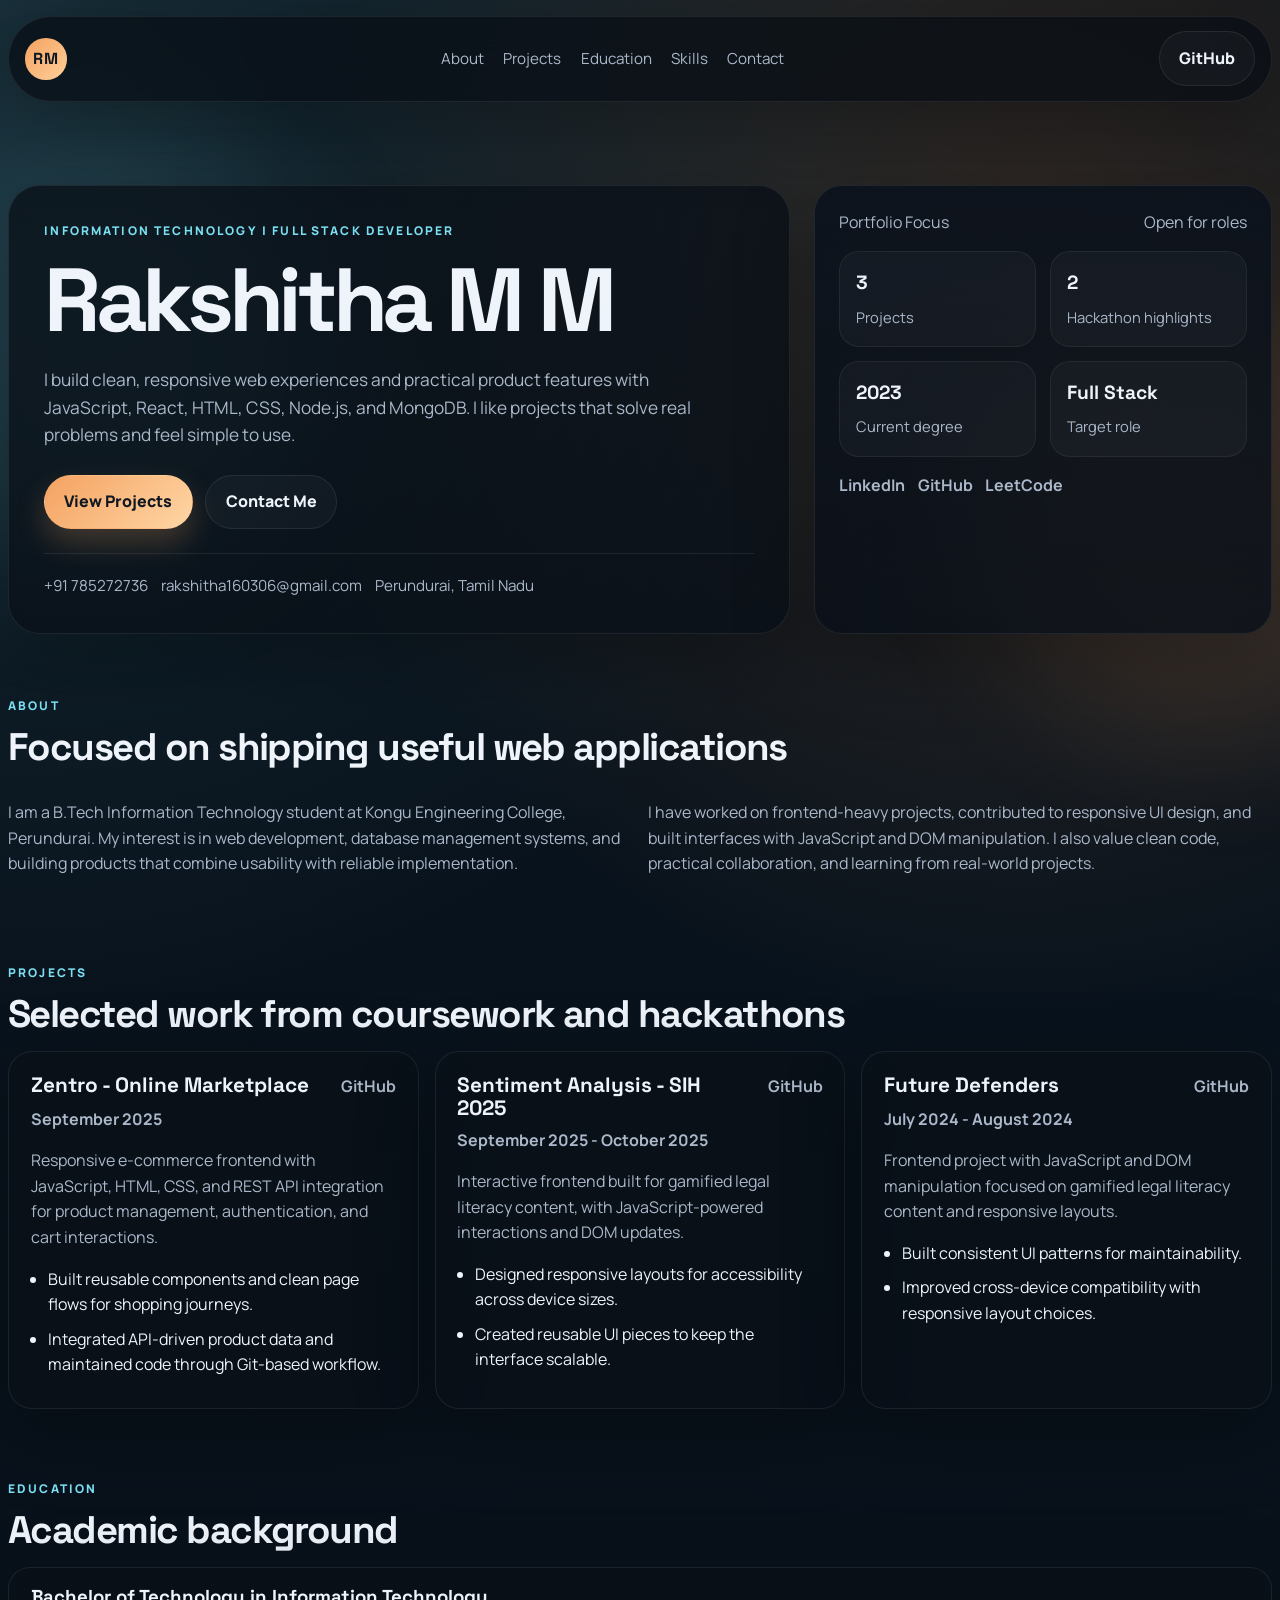
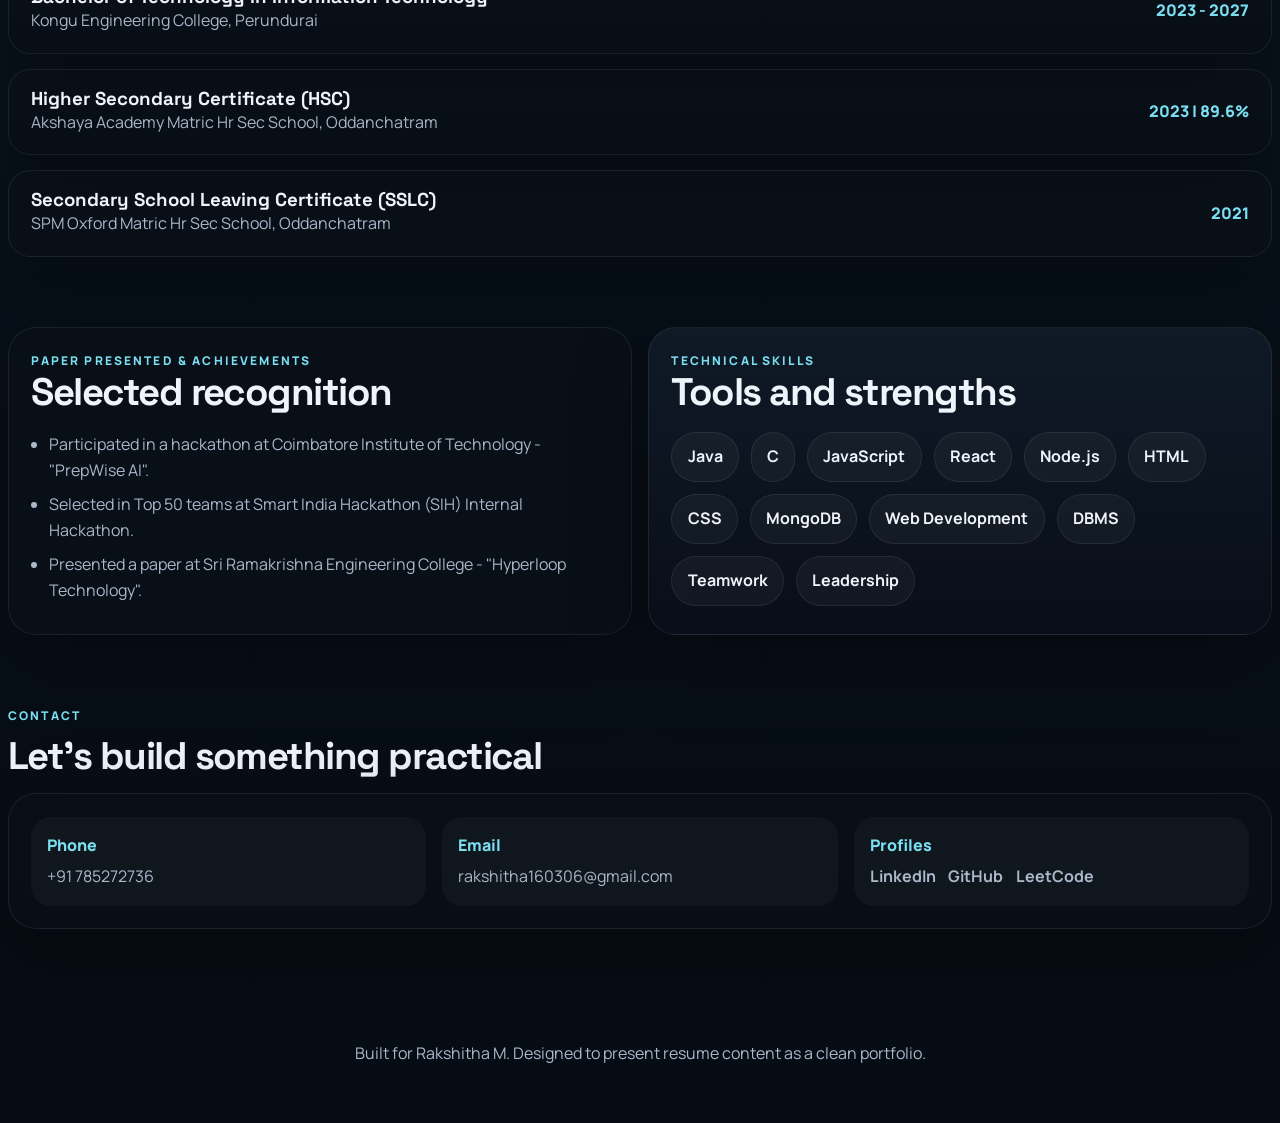
<file: frontend/index.html>
<!DOCTYPE html>
<html lang="en">
  <head>
    <meta charset="UTF-8" />
    <meta name="viewport" content="width=device-width, initial-scale=1.0" />
    <meta
      name="description"
      content="Rakshitha M's portfolio - Full Stack Developer portfolio showcasing projects, skills, education, and achievements."
    />
    <title>Rakshitha M | Portfolio</title>
    <link rel="preconnect" href="https://fonts.googleapis.com" />
    <link rel="preconnect" href="https://fonts.gstatic.com" crossorigin />
    <link
      href="https://fonts.googleapis.com/css2?family=Manrope:wght@400;500;600;700;800&family=Space+Grotesk:wght@500;700&display=swap"
      rel="stylesheet"
    />
    <link rel="stylesheet" href="styles.css" />
  </head>
  <body>
    <div class="ambient ambient-left"></div>
    <div class="ambient ambient-right"></div>

    <header class="topbar">
      <a class="brand" href="#home">RM</a>
      <nav class="nav" aria-label="Primary">
        <a href="#about">About</a>
        <a href="#projects">Projects</a>
        <a href="#education">Education</a>
        <a href="#skills">Skills</a>
        <a href="#contact">Contact</a>
      </nav>
      <a class="button button-ghost" href="https://github.com/Rakshitha2736" target="_blank" rel="noreferrer">GitHub</a>
    </header>

    <main id="home">
      <section class="hero reveal">
        <div class="hero-copy">
          <p class="eyebrow">Information Technology | Full Stack Developer</p>
          <h1>Rakshitha M M</h1>
          <p class="hero-text">
            I build clean, responsive web experiences and practical product features with JavaScript, React,
            HTML, CSS, Node.js, and MongoDB. I like projects that solve real problems and feel simple to use.
          </p>
          <div class="hero-actions">
            <a class="button" href="#projects">View Projects</a>
            <a class="button button-secondary" href="mailto:rakshitha160306@gmail.com">Contact Me</a>
          </div>
          <div class="contact-strip">
            <span>+91 785272736</span>
            <span>rakshitha160306@gmail.com</span>
            <span>Perundurai, Tamil Nadu</span>
          </div>
        </div>

        <aside class="hero-card">
          <div class="hero-card-header">
            <p>Portfolio Focus</p>
            <span>Open for roles</span>
          </div>
          <div class="hero-metric-grid">
            <div>
              <strong>3</strong>
              <span>Projects</span>
            </div>
            <div>
              <strong>2</strong>
              <span>Hackathon highlights</span>
            </div>
            <div>
              <strong>2023</strong>
              <span>Current degree</span>
            </div>
            <div>
              <strong>Full Stack</strong>
              <span>Target role</span>
            </div>
          </div>
          <div class="social-links">
            <a href="https://www.linkedin.com/in/rakshitha-murugan-4013b1376/" target="_blank" rel="noreferrer">LinkedIn</a>
            <a href="https://github.com/Rakshitha2736" target="_blank" rel="noreferrer">GitHub</a>
            <a href="https://leetcode.com/u/Rakshitha_006/" target="_blank" rel="noreferrer">LeetCode</a>
          </div>
        </aside>
      </section>

      <section id="about" class="section reveal">
        <div class="section-heading">
          <p class="eyebrow">About</p>
          <h2>Focused on shipping useful web applications</h2>
        </div>
        <div class="about-grid">
          <p>
            I am a B.Tech Information Technology student at Kongu Engineering College, Perundurai. My interest
            is in web development, database management systems, and building products that combine usability with
            reliable implementation.
          </p>
          <p>
            I have worked on frontend-heavy projects, contributed to responsive UI design, and built interfaces
            with JavaScript and DOM manipulation. I also value clean code, practical collaboration, and learning
            from real-world projects.
          </p>
        </div>
      </section>

      <section id="projects" class="section reveal">
        <div class="section-heading">
          <p class="eyebrow">Projects</p>
          <h2>Selected work from coursework and hackathons</h2>
        </div>

        <div class="project-grid">
          <article class="project-card">
            <div class="project-topline">
              <h3>Zentro - Online Marketplace</h3>
              <a href="https://github.com/Rakshitha2736/E-commerce-Website" target="_blank" rel="noreferrer">GitHub</a>
            </div>
            <p class="project-meta">September 2025</p>
            <p>
              Responsive e-commerce frontend with JavaScript, HTML, CSS, and REST API integration for product
              management, authentication, and cart interactions.
            </p>
            <ul>
              <li>Built reusable components and clean page flows for shopping journeys.</li>
              <li>Integrated API-driven product data and maintained code through Git-based workflow.</li>
            </ul>
          </article>

          <article class="project-card">
            <div class="project-topline">
              <h3>Sentiment Analysis - SIH 2025</h3>
              <a href="https://github.com/Rakshitha2736/SIH-25035" target="_blank" rel="noreferrer">GitHub</a>
            </div>
            <p class="project-meta">September 2025 - October 2025</p>
            <p>
              Interactive frontend built for gamified legal literacy content, with JavaScript-powered interactions
              and DOM updates.
            </p>
            <ul>
              <li>Designed responsive layouts for accessibility across device sizes.</li>
              <li>Created reusable UI pieces to keep the interface scalable.</li>
            </ul>
          </article>

          <article class="project-card">
            <div class="project-topline">
              <h3>Future Defenders</h3>
              <a href="https://github.com/Rakshitha2736/Future-defenders" target="_blank" rel="noreferrer">GitHub</a>
            </div>
            <p class="project-meta">July 2024 - August 2024</p>
            <p>
              Frontend project with JavaScript and DOM manipulation focused on gamified legal literacy content and
              responsive layouts.
            </p>
            <ul>
              <li>Built consistent UI patterns for maintainability.</li>
              <li>Improved cross-device compatibility with responsive layout choices.</li>
            </ul>
          </article>
        </div>
      </section>

      <section id="education" class="section reveal">
        <div class="section-heading">
          <p class="eyebrow">Education</p>
          <h2>Academic background</h2>
        </div>

        <div class="timeline">
          <article class="timeline-item">
            <div>
              <h3>Bachelor of Technology in Information Technology</h3>
              <p>Kongu Engineering College, Perundurai</p>
            </div>
            <span>2023 - 2027</span>
          </article>
          <article class="timeline-item">
            <div>
              <h3>Higher Secondary Certificate (HSC)</h3>
              <p>Akshaya Academy Matric Hr Sec School, Oddanchatram</p>
            </div>
            <span>2023 | 89.6%</span>
          </article>
          <article class="timeline-item">
            <div>
              <h3>Secondary School Leaving Certificate (SSLC)</h3>
              <p>SPM Oxford Matric Hr Sec School, Oddanchatram</p>
            </div>
            <span>2021</span>
          </article>
        </div>
      </section>

      <section class="section split reveal">
        <div id="achievements" class="panel">
          <div class="section-heading compact">
            <p class="eyebrow">Paper Presented & Achievements</p>
            <h2>Selected recognition</h2>
          </div>
          <ul class="bullet-list">
            <li>Participated in a hackathon at Coimbatore Institute of Technology - "PrepWise AI".</li>
            <li>Selected in Top 50 teams at Smart India Hackathon (SIH) Internal Hackathon.</li>
            <li>Presented a paper at Sri Ramakrishna Engineering College - "Hyperloop Technology".</li>
          </ul>
        </div>

        <div id="skills" class="panel accent-panel">
          <div class="section-heading compact">
            <p class="eyebrow">Technical Skills</p>
            <h2>Tools and strengths</h2>
          </div>
          <div class="skill-chips">
            <span>Java</span>
            <span>C</span>
            <span>JavaScript</span>
            <span>React</span>
            <span>Node.js</span>
            <span>HTML</span>
            <span>CSS</span>
            <span>MongoDB</span>
            <span>Web Development</span>
            <span>DBMS</span>
            <span>Teamwork</span>
            <span>Leadership</span>
          </div>
        </div>
      </section>

      <section id="contact" class="section reveal contact-section">
        <div class="section-heading">
          <p class="eyebrow">Contact</p>
          <h2>Let’s build something practical</h2>
        </div>
        <div class="contact-card">
          <div>
            <p>Phone</p>
            <a href="tel:+91785272736">+91 785272736</a>
          </div>
          <div>
            <p>Email</p>
            <a href="mailto:rakshitha160306@gmail.com">rakshitha160306@gmail.com</a>
          </div>
          <div>
            <p>Profiles</p>
            <div class="inline-links">
              <a href="https://www.linkedin.com/in/rakshitha-murugan-4013b1376/" target="_blank" rel="noreferrer">LinkedIn</a>
              <a href="https://github.com/Rakshitha2736" target="_blank" rel="noreferrer">GitHub</a>
              <a href="https://leetcode.com/u/Rakshitha_006/" target="_blank" rel="noreferrer">LeetCode</a>
            </div>
          </div>
        </div>
      </section>
    </main>

    <footer class="footer">
      <p>Built for Rakshitha M. Designed to present resume content as a clean portfolio.</p>
    </footer>

    <script src="script.js"></script>
  </body>
</html>
</file>
<file: frontend/styles.css>
:root {
  color-scheme: dark;
  --bg: #081018;
  --bg-soft: rgba(12, 19, 28, 0.78);
  --panel: rgba(10, 16, 24, 0.78);
  --panel-strong: rgba(14, 23, 35, 0.96);
  --border: rgba(255, 255, 255, 0.08);
  --text: #eff4fb;
  --muted: #aab8ca;
  --accent: #f4a261;
  --accent-2: #7bdff2;
  --shadow: 0 24px 80px rgba(0, 0, 0, 0.32);
}

* {
  box-sizing: border-box;
}

html {
  scroll-behavior: smooth;
}

body {
  margin: 0;
  min-height: 100vh;
  background:
    radial-gradient(circle at top left, rgba(123, 223, 242, 0.15), transparent 34%),
    radial-gradient(circle at 80% 10%, rgba(244, 162, 97, 0.18), transparent 28%),
    linear-gradient(180deg, #071019 0%, #09131d 45%, #060c13 100%);
  color: var(--text);
  font-family: "Manrope", sans-serif;
  line-height: 1.6;
}

a {
  color: inherit;
  text-decoration: none;
}

img {
  max-width: 100%;
  display: block;
}

.ambient {
  position: fixed;
  inset: auto;
  width: 28rem;
  height: 28rem;
  border-radius: 50%;
  filter: blur(70px);
  opacity: 0.14;
  pointer-events: none;
  z-index: 0;
}

.ambient-left {
  left: -8rem;
  top: 8rem;
  background: #7bdff2;
}

.ambient-right {
  right: -10rem;
  top: 18rem;
  background: #f4a261;
}

.topbar,
main,
.footer {
  position: relative;
  z-index: 1;
}

.topbar {
  display: flex;
  align-items: center;
  justify-content: space-between;
  gap: 1rem;
  width: calc(100% - 1rem);
  max-width: none;
  margin: 1rem auto 0;
  padding: 0.9rem 1rem;
  border: 1px solid var(--border);
  border-radius: 999px;
  background: rgba(8, 13, 20, 0.72);
  backdrop-filter: blur(18px);
  box-shadow: var(--shadow);
}

.brand {
  display: grid;
  place-items: center;
  width: 2.6rem;
  height: 2.6rem;
  border-radius: 50%;
  background: linear-gradient(135deg, var(--accent), #ffcf99);
  color: #0f1720;
  font-family: "Space Grotesk", sans-serif;
  font-weight: 700;
  letter-spacing: 0.08em;
}

.nav {
  display: flex;
  gap: 1.2rem;
  flex-wrap: wrap;
  justify-content: center;
}

.nav a {
  color: var(--muted);
  font-size: 0.95rem;
}

.nav a:hover,
.inline-links a:hover,
.social-links a:hover,
.project-topline a:hover {
  color: var(--accent-2);
}

.button {
  display: inline-flex;
  align-items: center;
  justify-content: center;
  gap: 0.5rem;
  padding: 0.85rem 1.2rem;
  border: 1px solid transparent;
  border-radius: 999px;
  background: linear-gradient(135deg, var(--accent), #ffd6a5);
  color: #0f1720;
  font-weight: 800;
  box-shadow: 0 14px 30px rgba(244, 162, 97, 0.24);
}

.button-secondary,
.button-ghost {
  background: rgba(255, 255, 255, 0.03);
  border-color: var(--border);
  color: var(--text);
  box-shadow: none;
}

main {
  width: calc(100% - 1rem);
  max-width: none;
  margin: 0 auto;
  padding: 2rem 0 4rem;
}

.hero {
  display: grid;
  grid-template-columns: minmax(0, 1.45fr) minmax(280px, 0.85fr);
  gap: 1.5rem;
  align-items: stretch;
  padding: 3.2rem 0 1rem;
}

.hero-copy,
.hero-card,
.panel,
.contact-card,
.project-card,
.timeline-item {
  border: 1px solid var(--border);
  background: var(--panel);
  backdrop-filter: blur(18px);
  box-shadow: var(--shadow);
}

.hero-copy {
  padding: 2.2rem;
  border-radius: 32px;
}

.eyebrow {
  margin: 0 0 0.6rem;
  color: var(--accent-2);
  text-transform: uppercase;
  letter-spacing: 0.18em;
  font-size: 0.75rem;
  font-weight: 800;
}

h1,
h2,
h3 {
  margin: 0;
  font-family: "Space Grotesk", sans-serif;
  line-height: 1.12;
}

h1 {
  font-size: clamp(3rem, 7vw, 5.8rem);
  letter-spacing: -0.06em;
}

.hero-text {
  max-width: 62ch;
  margin: 1rem 0 0;
  color: var(--muted);
  font-size: 1.08rem;
}

.hero-actions,
.contact-strip,
.social-links,
.inline-links {
  display: flex;
  gap: 0.8rem;
  flex-wrap: wrap;
}

.hero-actions {
  margin-top: 1.6rem;
}

.contact-strip {
  margin-top: 1.5rem;
  padding-top: 1.2rem;
  border-top: 1px solid var(--border);
  color: var(--muted);
  font-size: 0.95rem;
}

.hero-card {
  display: flex;
  flex-direction: column;
  gap: 1rem;
  padding: 1.5rem;
  border-radius: 28px;
  background: linear-gradient(180deg, rgba(11, 18, 28, 0.92), rgba(9, 15, 24, 0.8));
}

.hero-card-header {
  display: flex;
  align-items: center;
  justify-content: space-between;
  gap: 1rem;
  color: var(--muted);
}

.hero-card-header p,
.hero-card-header span,
.project-meta,
.footer p,
.panel p,
.timeline-item p,
.contact-card p {
  margin: 0;
}

.hero-metric-grid {
  display: grid;
  grid-template-columns: repeat(2, minmax(0, 1fr));
  gap: 0.85rem;
}

.hero-metric-grid div {
  padding: 1rem;
  border-radius: 20px;
  background: rgba(255, 255, 255, 0.03);
  border: 1px solid rgba(255, 255, 255, 0.06);
}

.hero-metric-grid strong {
  display: block;
  margin-bottom: 0.35rem;
  font-size: 1.2rem;
  font-family: "Space Grotesk", sans-serif;
}

.hero-metric-grid span {
  color: var(--muted);
  font-size: 0.92rem;
}

.social-links a,
.inline-links a,
.project-topline a {
  color: var(--muted);
  font-weight: 700;
}

.section {
  margin-top: 1.4rem;
  padding: 1.5rem 0;
}

.section-heading {
  margin-bottom: 1rem;
}

.section-heading h2 {
  font-size: clamp(1.8rem, 3vw, 2.65rem);
  letter-spacing: -0.04em;
}

.section-heading.compact {
  margin-bottom: 1.2rem;
}

.about-grid {
  display: grid;
  grid-template-columns: repeat(2, minmax(0, 1fr));
  gap: 1rem;
}

.about-grid p,
.project-card p,
.bullet-list,
.timeline-item p,
.contact-card a,
.contact-card p {
  color: var(--muted);
  font-size: 1rem;
}

.project-grid {
  display: grid;
  grid-template-columns: repeat(3, minmax(0, 1fr));
  gap: 1rem;
}

.project-card {
  border-radius: 24px;
  padding: 1.35rem;
}

.project-topline {
  display: flex;
  gap: 0.8rem;
  justify-content: space-between;
  align-items: flex-start;
}

.project-topline h3 {
  font-size: 1.3rem;
}

.project-meta {
  margin: 0.45rem 0 0.85rem;
  color: var(--accent-2);
  font-size: 0.9rem;
  font-weight: 700;
}

.project-card ul,
.bullet-list {
  margin: 0.9rem 0 0;
  padding-left: 1.1rem;
}

.project-card li,
.bullet-list li {
  margin-bottom: 0.55rem;
}

.timeline {
  display: grid;
  gap: 0.9rem;
}

.timeline-item {
  display: flex;
  justify-content: space-between;
  gap: 1rem;
  align-items: center;
  padding: 1.2rem 1.35rem;
  border-radius: 22px;
}

.timeline-item span {
  color: var(--accent-2);
  font-weight: 800;
  white-space: nowrap;
}

.split {
  display: grid;
  grid-template-columns: repeat(2, minmax(0, 1fr));
  gap: 1rem;
}

.panel {
  border-radius: 28px;
  padding: 1.4rem;
}

.accent-panel {
  background: linear-gradient(180deg, rgba(16, 27, 40, 0.95), rgba(9, 15, 24, 0.95));
}

.skill-chips {
  display: flex;
  flex-wrap: wrap;
  gap: 0.75rem;
}

.skill-chips span {
  padding: 0.7rem 0.95rem;
  border-radius: 999px;
  background: rgba(255, 255, 255, 0.04);
  border: 1px solid rgba(255, 255, 255, 0.08);
  color: var(--text);
  font-weight: 700;
}

.contact-section {
  padding-bottom: 2rem;
}

.contact-card {
  display: grid;
  grid-template-columns: repeat(3, minmax(0, 1fr));
  gap: 1rem;
  padding: 1.4rem;
  border-radius: 28px;
}

.contact-card > div {
  padding: 1rem;
  border-radius: 20px;
  background: rgba(255, 255, 255, 0.03);
}

.contact-card p {
  margin-bottom: 0.35rem;
  color: var(--accent-2);
  font-weight: 800;
}

.footer {
  width: calc(100% - 1rem);
  max-width: none;
  margin: 0 auto 1.5rem;
  padding: 1rem 0 2rem;
  color: var(--muted);
  text-align: center;
}

.reveal {
  animation: rise 0.8s ease both;
}

.reveal:nth-child(2) {
  animation-delay: 0.08s;
}

.reveal:nth-child(3) {
  animation-delay: 0.14s;
}

.reveal:nth-child(4) {
  animation-delay: 0.2s;
}

@keyframes rise {
  from {
    opacity: 0;
    transform: translateY(20px);
  }
  to {
    opacity: 1;
    transform: translateY(0);
  }
}

@media (max-width: 980px) {
  .hero,
  .project-grid,
  .split,
  .contact-card,
  .about-grid {
    grid-template-columns: 1fr;
  }

  .topbar {
    border-radius: 28px;
    flex-wrap: wrap;
    justify-content: center;
  }

  .nav {
    order: 3;
    width: 100%;
  }
}

@media (max-width: 680px) {
  main {
    width: calc(100% - 0.6rem);
    padding-top: 1rem;
  }

  .hero-copy,
  .hero-card,
  .panel,
  .project-card,
  .contact-card,
  .timeline-item {
    border-radius: 22px;
  }

  .hero-copy {
    padding: 1.4rem;
  }

  .timeline-item {
    align-items: flex-start;
    flex-direction: column;
  }

  .hero-metric-grid {
    grid-template-columns: 1fr;
  }

  .contact-strip,
  .social-links,
  .inline-links,
  .hero-actions {
    flex-direction: column;
    align-items: flex-start;
  }
}
</file>
